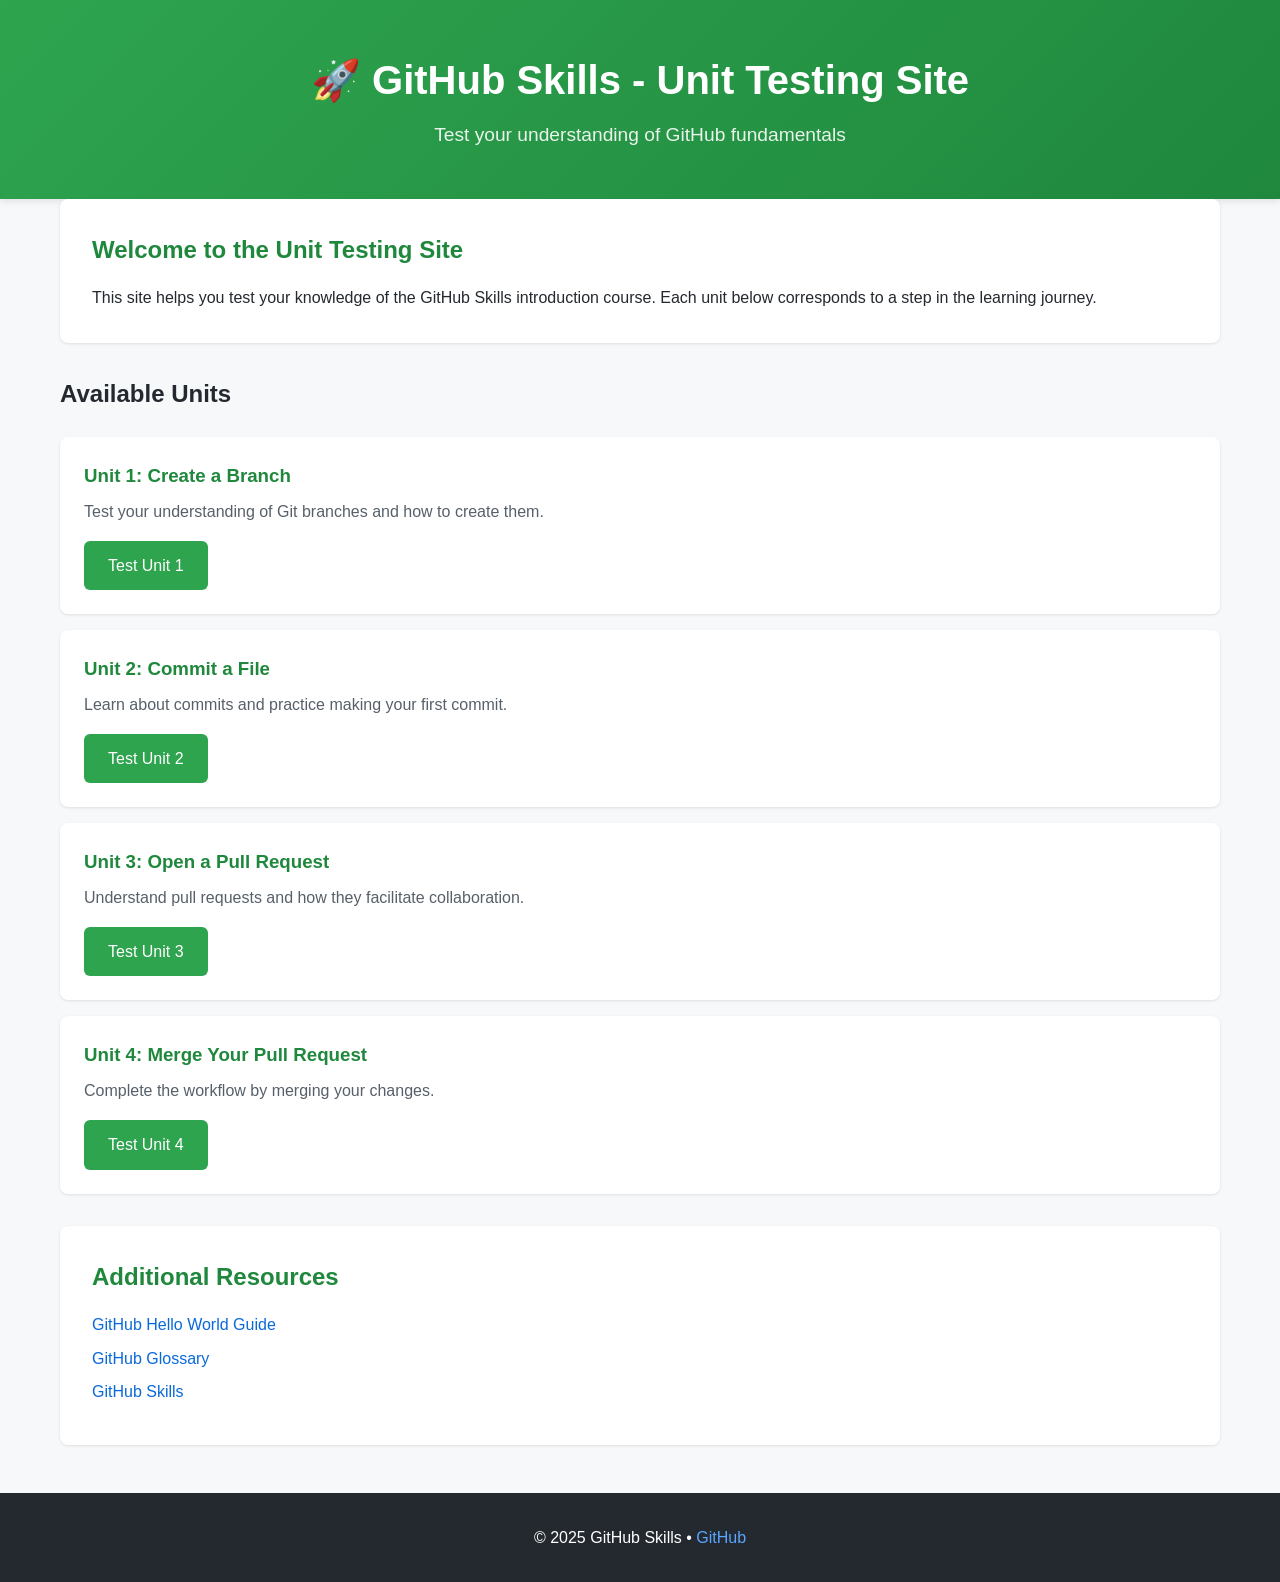
<file: index.html>
<!DOCTYPE html>
<html lang="en">
<head>
    <meta charset="UTF-8">
    <meta name="viewport" content="width=device-width, initial-scale=1.0">
    <title>GitHub Skills - Unit Testing Site</title>
    <link rel="stylesheet" href="styles.css">
</head>
<body>
    <header>
        <div class="container">
            <h1>🚀 GitHub Skills - Unit Testing Site</h1>
            <p>Test your understanding of GitHub fundamentals</p>
        </div>
    </header>

    <main class="container">
        <section class="intro">
            <h2>Welcome to the Unit Testing Site</h2>
            <p>This site helps you test your knowledge of the GitHub Skills introduction course. Each unit below corresponds to a step in the learning journey.</p>
        </section>

        <section class="units">
            <h2>Available Units</h2>
            
            <div class="unit-card">
                <h3>Unit 1: Create a Branch</h3>
                <p>Test your understanding of Git branches and how to create them.</p>
                <a href="units/unit1.html" class="btn">Test Unit 1</a>
            </div>

            <div class="unit-card">
                <h3>Unit 2: Commit a File</h3>
                <p>Learn about commits and practice making your first commit.</p>
                <a href="units/unit2.html" class="btn">Test Unit 2</a>
            </div>

            <div class="unit-card">
                <h3>Unit 3: Open a Pull Request</h3>
                <p>Understand pull requests and how they facilitate collaboration.</p>
                <a href="units/unit3.html" class="btn">Test Unit 3</a>
            </div>

            <div class="unit-card">
                <h3>Unit 4: Merge Your Pull Request</h3>
                <p>Complete the workflow by merging your changes.</p>
                <a href="units/unit4.html" class="btn">Test Unit 4</a>
            </div>
        </section>

        <section class="resources">
            <h2>Additional Resources</h2>
            <ul>
                <li><a href="https://docs.github.com/en/get-started/quickstart/hello-world" target="_blank">GitHub Hello World Guide</a></li>
                <li><a href="https://docs.github.com/en/get-started/quickstart/github-glossary" target="_blank">GitHub Glossary</a></li>
                <li><a href="https://skills.github.com/" target="_blank">GitHub Skills</a></li>
            </ul>
        </section>
    </main>

    <footer>
        <div class="container">
            <p>&copy; 2025 GitHub Skills • <a href="https://github.com">GitHub</a></p>
        </div>
    </footer>

    <script src="script.js"></script>
</body>
</html>
</file>
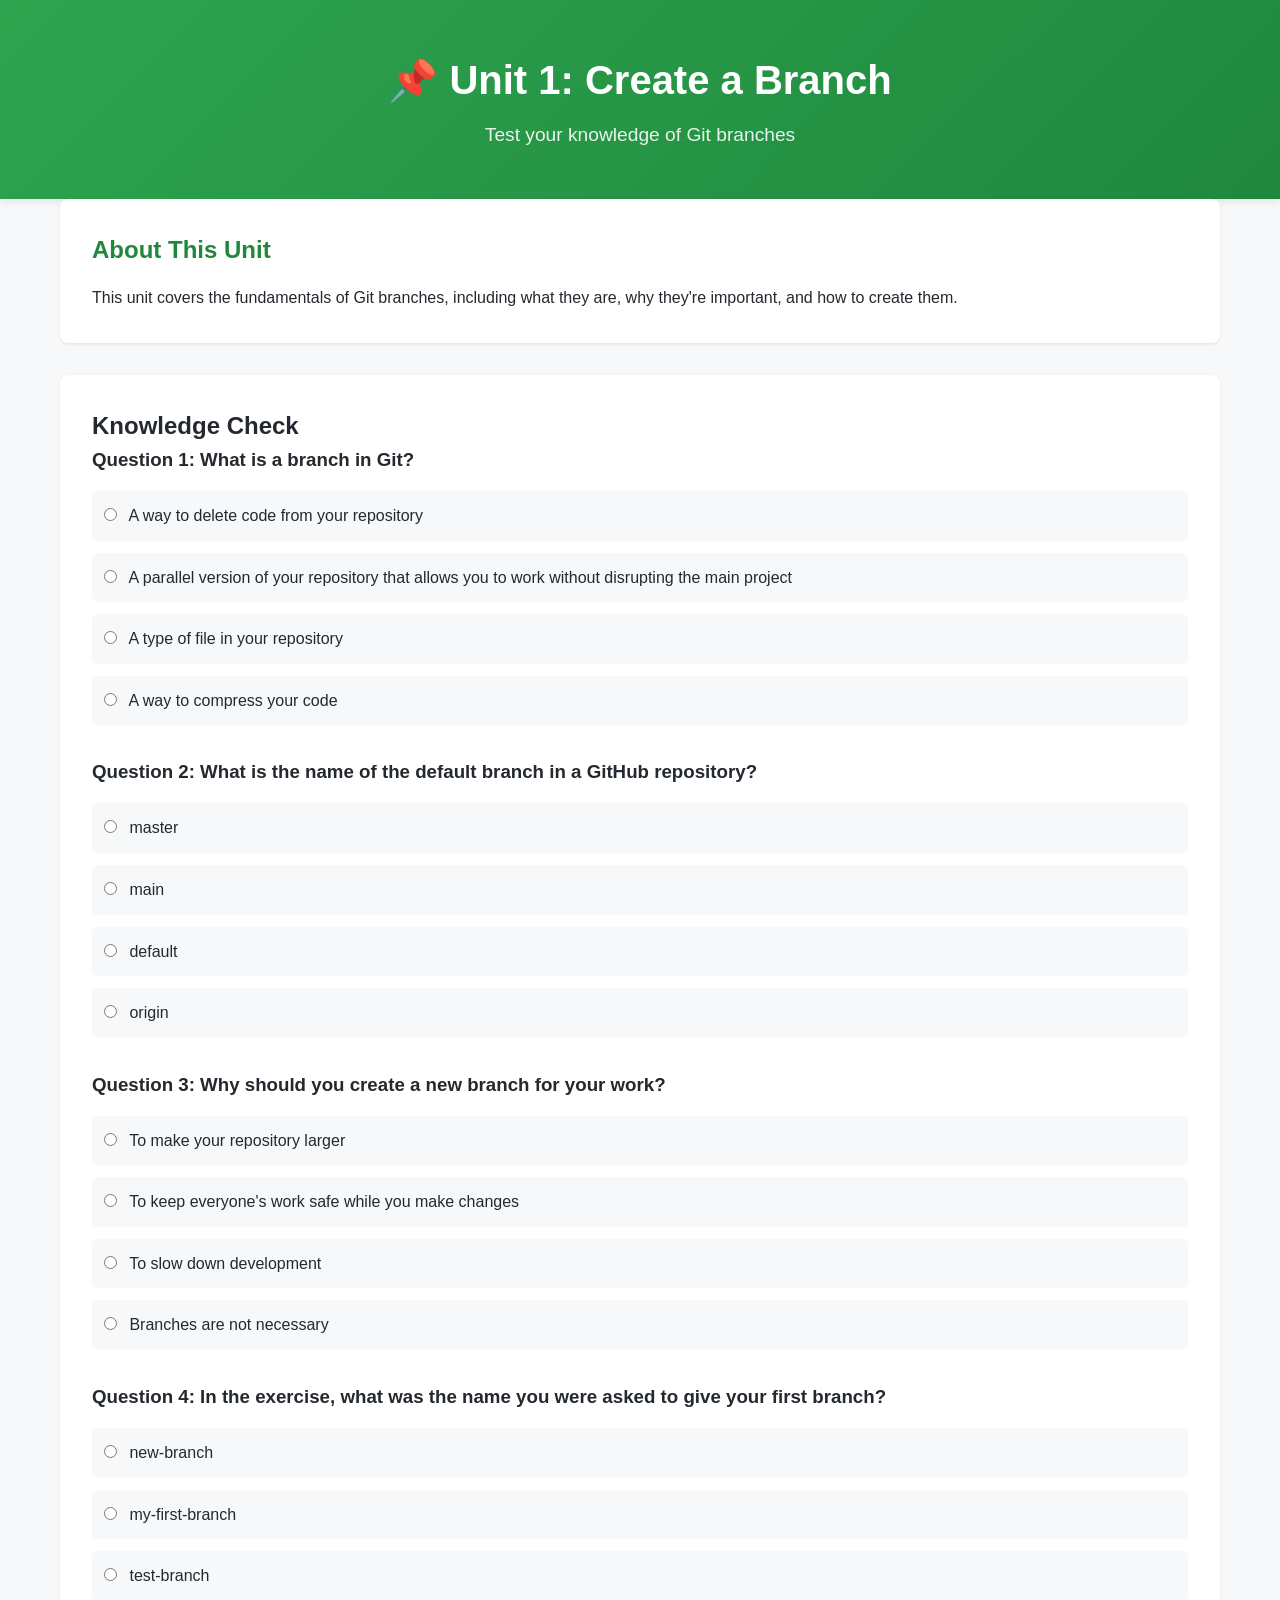
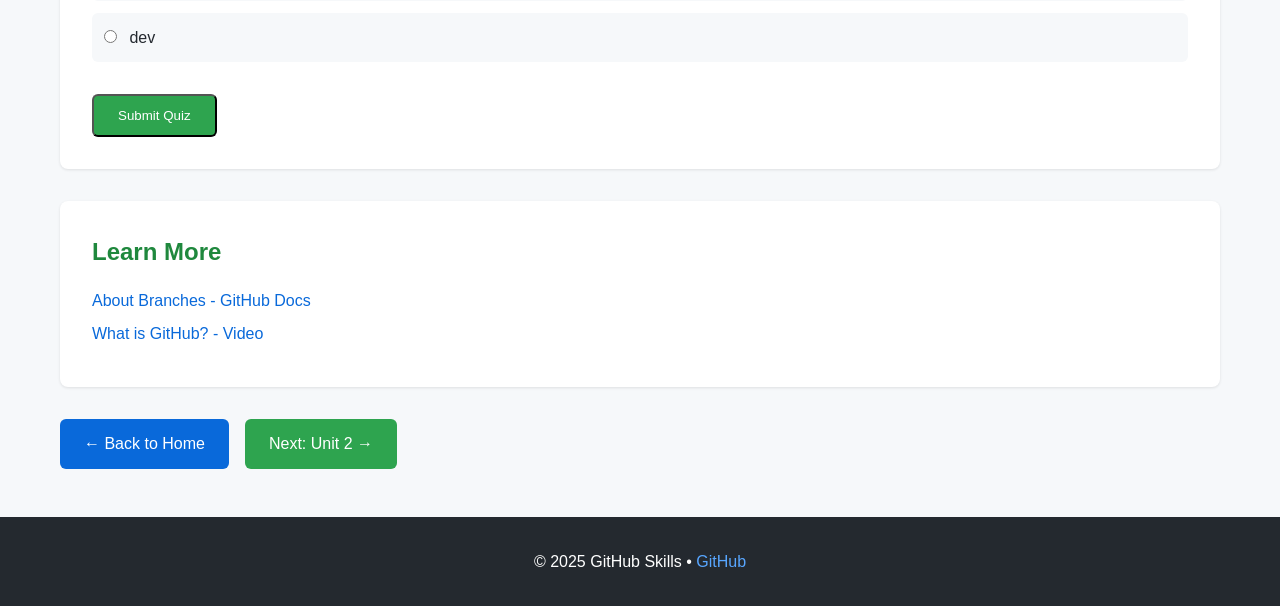
<file: units/unit1.html>
<!DOCTYPE html>
<html lang="en">
<head>
    <meta charset="UTF-8">
    <meta name="viewport" content="width=device-width, initial-scale=1.0">
    <title>Unit 1: Create a Branch - GitHub Skills</title>
    <link rel="stylesheet" href="../styles.css">
</head>
<body>
    <header>
        <div class="container">
            <h1>📌 Unit 1: Create a Branch</h1>
            <p>Test your knowledge of Git branches</p>
        </div>
    </header>

    <main class="container">
        <section class="intro">
            <h2>About This Unit</h2>
            <p>This unit covers the fundamentals of Git branches, including what they are, why they're important, and how to create them.</p>
        </section>

        <section class="quiz-container">
            <h2>Knowledge Check</h2>
            
            <div class="question">
                <h3>Question 1: What is a branch in Git?</h3>
                <ul class="options">
                    <li>
                        <label>
                            <input type="radio" name="q1" value="a">
                            A way to delete code from your repository
                        </label>
                    </li>
                    <li>
                        <label>
                            <input type="radio" name="q1" value="b">
                            A parallel version of your repository that allows you to work without disrupting the main project
                        </label>
                    </li>
                    <li>
                        <label>
                            <input type="radio" name="q1" value="c">
                            A type of file in your repository
                        </label>
                    </li>
                    <li>
                        <label>
                            <input type="radio" name="q1" value="d">
                            A way to compress your code
                        </label>
                    </li>
                </ul>
                <div id="result-q1" class="result"></div>
            </div>

            <div class="question">
                <h3>Question 2: What is the name of the default branch in a GitHub repository?</h3>
                <ul class="options">
                    <li>
                        <label>
                            <input type="radio" name="q2" value="a">
                            master
                        </label>
                    </li>
                    <li>
                        <label>
                            <input type="radio" name="q2" value="b">
                            main
                        </label>
                    </li>
                    <li>
                        <label>
                            <input type="radio" name="q2" value="c">
                            default
                        </label>
                    </li>
                    <li>
                        <label>
                            <input type="radio" name="q2" value="d">
                            origin
                        </label>
                    </li>
                </ul>
                <div id="result-q2" class="result"></div>
            </div>

            <div class="question">
                <h3>Question 3: Why should you create a new branch for your work?</h3>
                <ul class="options">
                    <li>
                        <label>
                            <input type="radio" name="q3" value="a">
                            To make your repository larger
                        </label>
                    </li>
                    <li>
                        <label>
                            <input type="radio" name="q3" value="b">
                            To keep everyone's work safe while you make changes
                        </label>
                    </li>
                    <li>
                        <label>
                            <input type="radio" name="q3" value="c">
                            To slow down development
                        </label>
                    </li>
                    <li>
                        <label>
                            <input type="radio" name="q3" value="d">
                            Branches are not necessary
                        </label>
                    </li>
                </ul>
                <div id="result-q3" class="result"></div>
            </div>

            <div class="question">
                <h3>Question 4: In the exercise, what was the name you were asked to give your first branch?</h3>
                <ul class="options">
                    <li>
                        <label>
                            <input type="radio" name="q4" value="a">
                            new-branch
                        </label>
                    </li>
                    <li>
                        <label>
                            <input type="radio" name="q4" value="b">
                            my-first-branch
                        </label>
                    </li>
                    <li>
                        <label>
                            <input type="radio" name="q4" value="c">
                            test-branch
                        </label>
                    </li>
                    <li>
                        <label>
                            <input type="radio" name="q4" value="d">
                            dev
                        </label>
                    </li>
                </ul>
                <div id="result-q4" class="result"></div>
            </div>

            <!-- Correct answers: Q1=b (parallel version), Q2=b (main), Q3=b (keep work safe), Q4=b (my-first-branch) -->
            <button class="btn" onclick="submitQuiz(1, ['b', 'b', 'b', 'b'])">Submit Quiz</button>
            <div id="quiz-result" class="result"></div>
        </section>

        <section class="resources">
            <h2>Learn More</h2>
            <ul>
                <li><a href="https://docs.github.com/en/pull-requests/collaborating-with-pull-requests/proposing-changes-to-your-work-with-pull-requests/about-branches" target="_blank">About Branches - GitHub Docs</a></li>
                <li><a href="https://www.youtube.com/watch?v=pBy1zgt0XPc" target="_blank">What is GitHub? - Video</a></li>
            </ul>
        </section>

        <div class="nav-buttons">
            <a href="../index.html" class="btn btn-secondary">← Back to Home</a>
            <a href="unit2.html" class="btn">Next: Unit 2 →</a>
        </div>
    </main>

    <footer>
        <div class="container">
            <p>&copy; 2025 GitHub Skills • <a href="https://github.com">GitHub</a></p>
        </div>
    </footer>

    <script src="../script.js"></script>
</body>
</html>
</file>
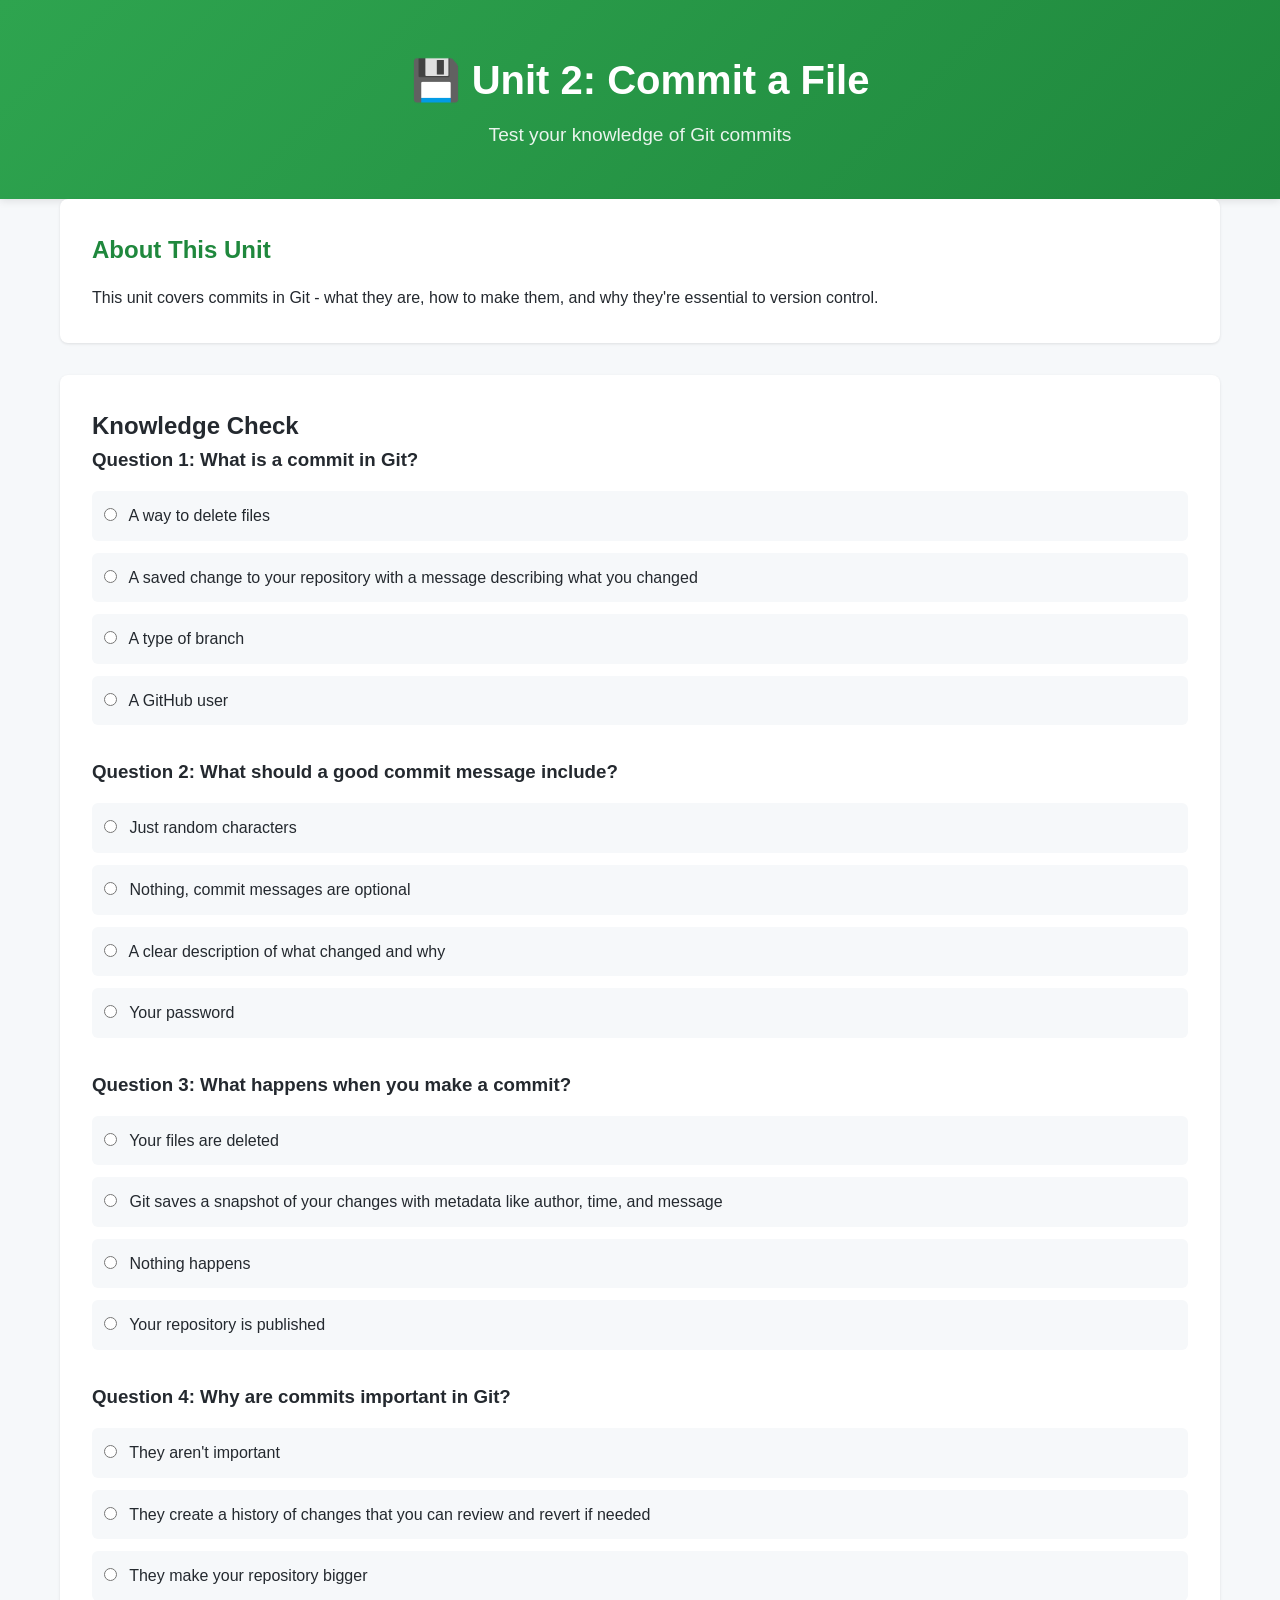
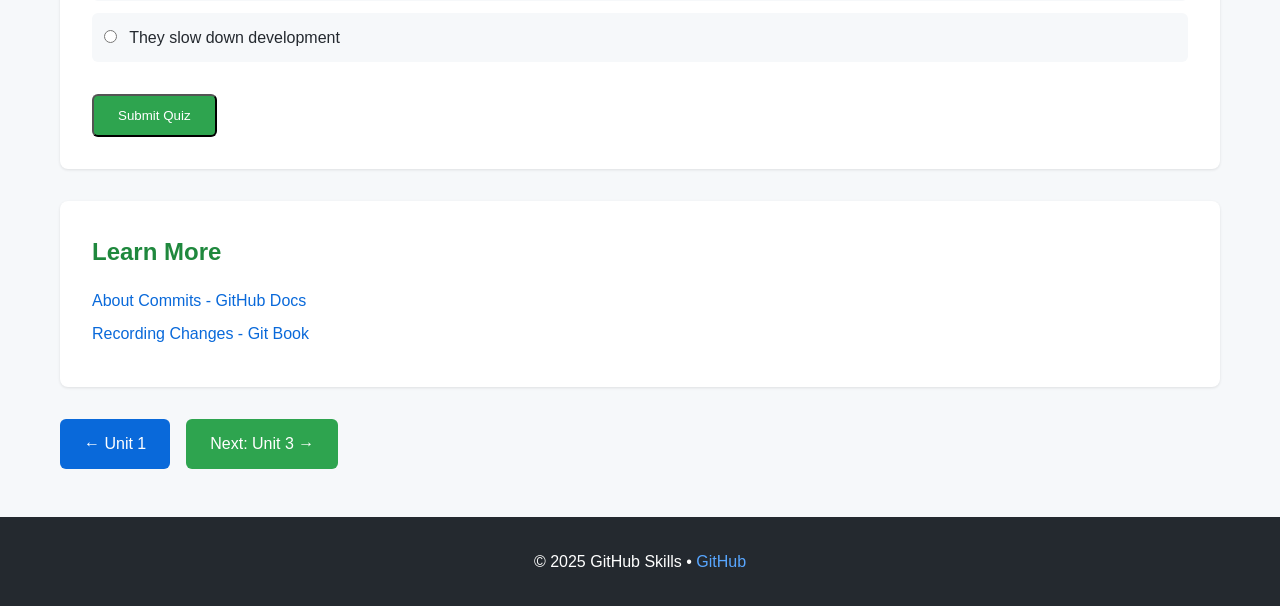
<file: units/unit2.html>
<!DOCTYPE html>
<html lang="en">
<head>
    <meta charset="UTF-8">
    <meta name="viewport" content="width=device-width, initial-scale=1.0">
    <title>Unit 2: Commit a File - GitHub Skills</title>
    <link rel="stylesheet" href="../styles.css">
</head>
<body>
    <header>
        <div class="container">
            <h1>💾 Unit 2: Commit a File</h1>
            <p>Test your knowledge of Git commits</p>
        </div>
    </header>

    <main class="container">
        <section class="intro">
            <h2>About This Unit</h2>
            <p>This unit covers commits in Git - what they are, how to make them, and why they're essential to version control.</p>
        </section>

        <section class="quiz-container">
            <h2>Knowledge Check</h2>
            
            <div class="question">
                <h3>Question 1: What is a commit in Git?</h3>
                <ul class="options">
                    <li>
                        <label>
                            <input type="radio" name="q1" value="a">
                            A way to delete files
                        </label>
                    </li>
                    <li>
                        <label>
                            <input type="radio" name="q1" value="b">
                            A saved change to your repository with a message describing what you changed
                        </label>
                    </li>
                    <li>
                        <label>
                            <input type="radio" name="q1" value="c">
                            A type of branch
                        </label>
                    </li>
                    <li>
                        <label>
                            <input type="radio" name="q1" value="d">
                            A GitHub user
                        </label>
                    </li>
                </ul>
                <div id="result-q1" class="result"></div>
            </div>

            <div class="question">
                <h3>Question 2: What should a good commit message include?</h3>
                <ul class="options">
                    <li>
                        <label>
                            <input type="radio" name="q2" value="a">
                            Just random characters
                        </label>
                    </li>
                    <li>
                        <label>
                            <input type="radio" name="q2" value="b">
                            Nothing, commit messages are optional
                        </label>
                    </li>
                    <li>
                        <label>
                            <input type="radio" name="q2" value="c">
                            A clear description of what changed and why
                        </label>
                    </li>
                    <li>
                        <label>
                            <input type="radio" name="q2" value="d">
                            Your password
                        </label>
                    </li>
                </ul>
                <div id="result-q2" class="result"></div>
            </div>

            <div class="question">
                <h3>Question 3: What happens when you make a commit?</h3>
                <ul class="options">
                    <li>
                        <label>
                            <input type="radio" name="q3" value="a">
                            Your files are deleted
                        </label>
                    </li>
                    <li>
                        <label>
                            <input type="radio" name="q3" value="b">
                            Git saves a snapshot of your changes with metadata like author, time, and message
                        </label>
                    </li>
                    <li>
                        <label>
                            <input type="radio" name="q3" value="c">
                            Nothing happens
                        </label>
                    </li>
                    <li>
                        <label>
                            <input type="radio" name="q3" value="d">
                            Your repository is published
                        </label>
                    </li>
                </ul>
                <div id="result-q3" class="result"></div>
            </div>

            <div class="question">
                <h3>Question 4: Why are commits important in Git?</h3>
                <ul class="options">
                    <li>
                        <label>
                            <input type="radio" name="q4" value="a">
                            They aren't important
                        </label>
                    </li>
                    <li>
                        <label>
                            <input type="radio" name="q4" value="b">
                            They create a history of changes that you can review and revert if needed
                        </label>
                    </li>
                    <li>
                        <label>
                            <input type="radio" name="q4" value="c">
                            They make your repository bigger
                        </label>
                    </li>
                    <li>
                        <label>
                            <input type="radio" name="q4" value="d">
                            They slow down development
                        </label>
                    </li>
                </ul>
                <div id="result-q4" class="result"></div>
            </div>

            <!-- Correct answers: Q1=b (saved change), Q2=c (clear description), Q3=b (saves snapshot), Q4=b (history of changes) -->
            <button class="btn" onclick="submitQuiz(2, ['b', 'c', 'b', 'b'])">Submit Quiz</button>
            <div id="quiz-result" class="result"></div>
        </section>

        <section class="resources">
            <h2>Learn More</h2>
            <ul>
                <li><a href="https://docs.github.com/en/pull-requests/committing-changes-to-your-project/creating-and-editing-commits/about-commits" target="_blank">About Commits - GitHub Docs</a></li>
                <li><a href="https://git-scm.com/book/en/v2/Git-Basics-Recording-Changes-to-the-Repository" target="_blank">Recording Changes - Git Book</a></li>
            </ul>
        </section>

        <div class="nav-buttons">
            <a href="unit1.html" class="btn btn-secondary">← Unit 1</a>
            <a href="unit3.html" class="btn">Next: Unit 3 →</a>
        </div>
    </main>

    <footer>
        <div class="container">
            <p>&copy; 2025 GitHub Skills • <a href="https://github.com">GitHub</a></p>
        </div>
    </footer>

    <script src="../script.js"></script>
</body>
</html>
</file>
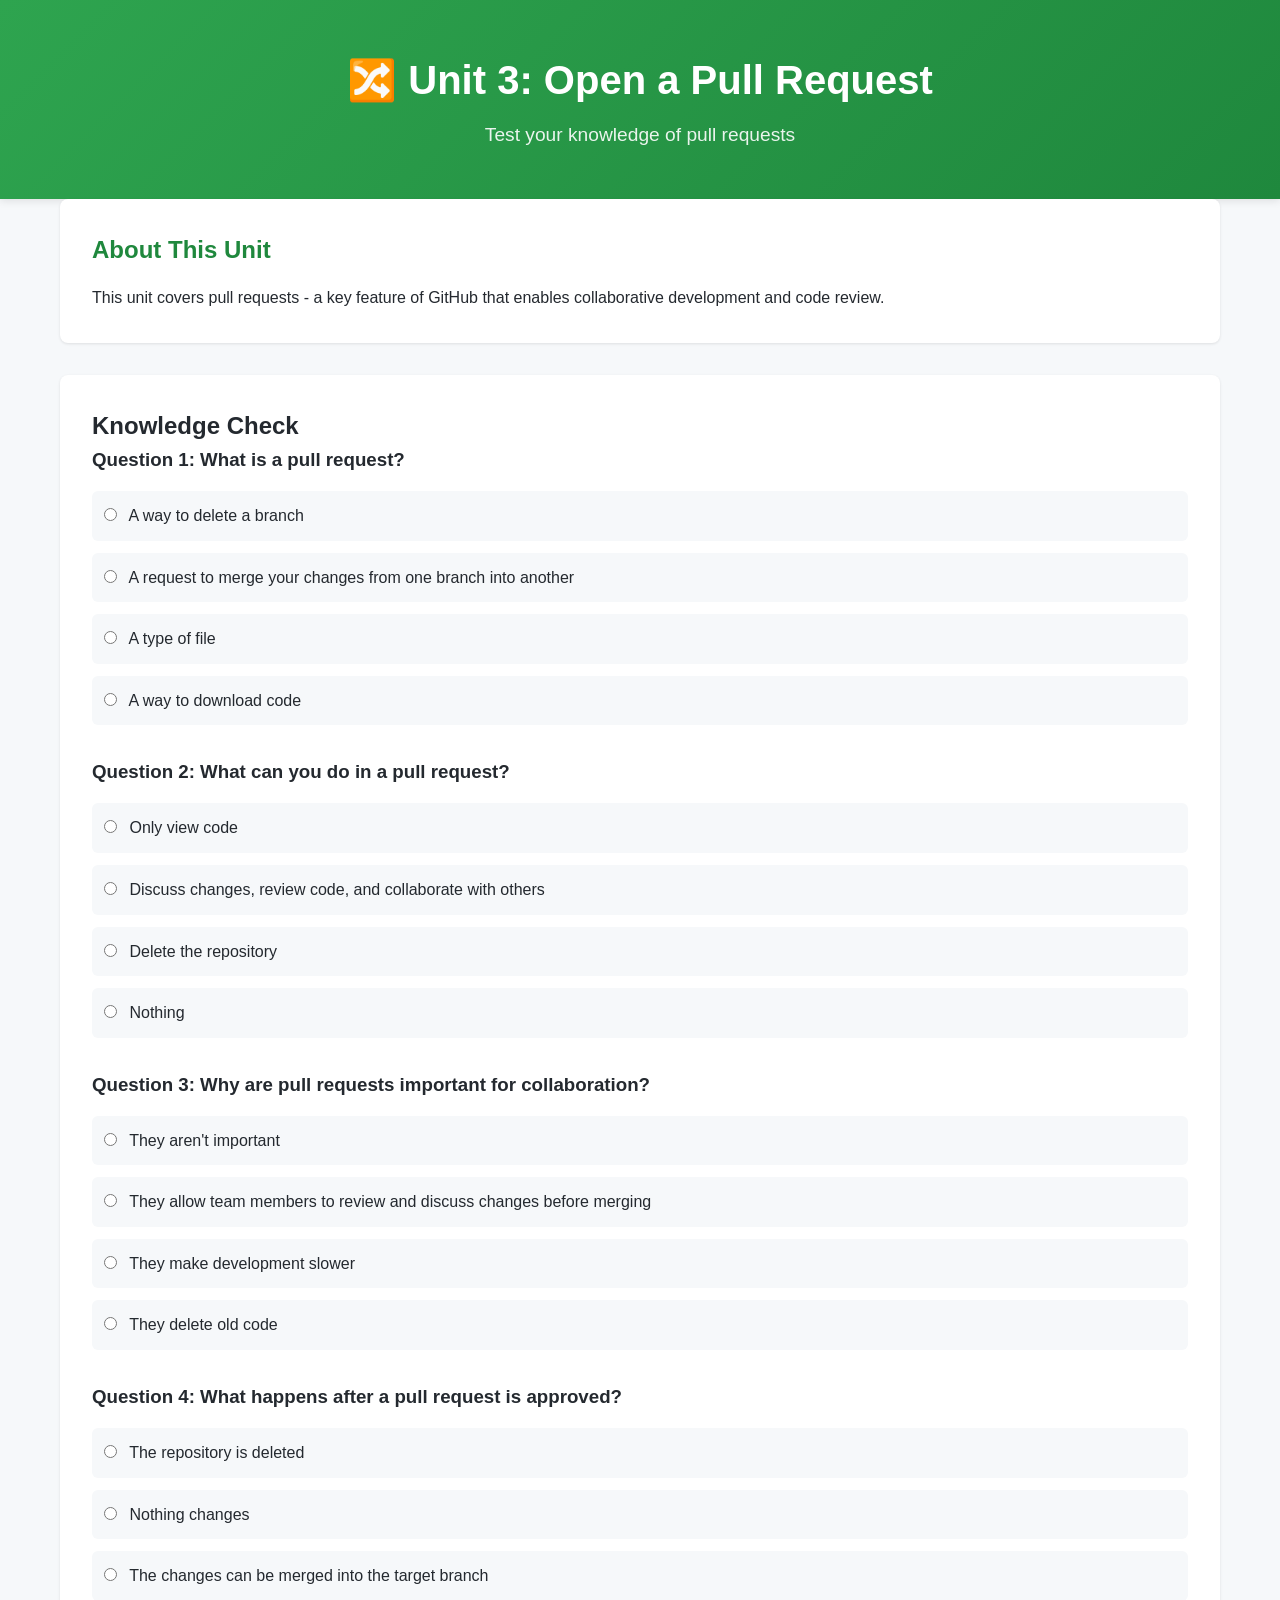
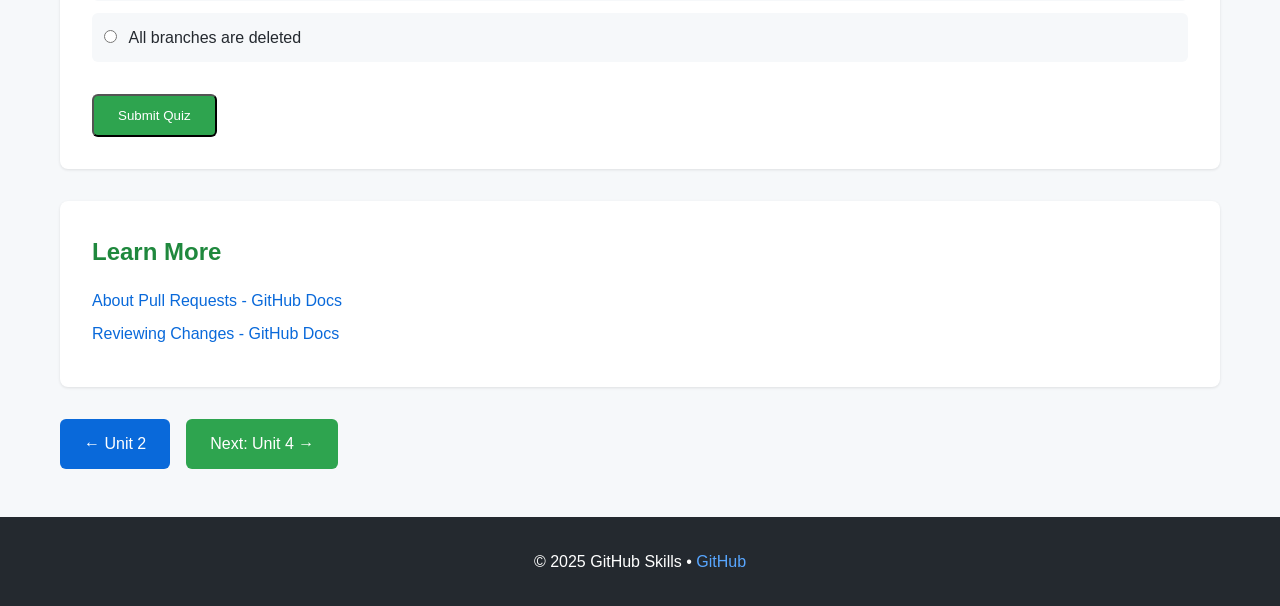
<file: units/unit3.html>
<!DOCTYPE html>
<html lang="en">
<head>
    <meta charset="UTF-8">
    <meta name="viewport" content="width=device-width, initial-scale=1.0">
    <title>Unit 3: Open a Pull Request - GitHub Skills</title>
    <link rel="stylesheet" href="../styles.css">
</head>
<body>
    <header>
        <div class="container">
            <h1>🔀 Unit 3: Open a Pull Request</h1>
            <p>Test your knowledge of pull requests</p>
        </div>
    </header>

    <main class="container">
        <section class="intro">
            <h2>About This Unit</h2>
            <p>This unit covers pull requests - a key feature of GitHub that enables collaborative development and code review.</p>
        </section>

        <section class="quiz-container">
            <h2>Knowledge Check</h2>
            
            <div class="question">
                <h3>Question 1: What is a pull request?</h3>
                <ul class="options">
                    <li>
                        <label>
                            <input type="radio" name="q1" value="a">
                            A way to delete a branch
                        </label>
                    </li>
                    <li>
                        <label>
                            <input type="radio" name="q1" value="b">
                            A request to merge your changes from one branch into another
                        </label>
                    </li>
                    <li>
                        <label>
                            <input type="radio" name="q1" value="c">
                            A type of file
                        </label>
                    </li>
                    <li>
                        <label>
                            <input type="radio" name="q1" value="d">
                            A way to download code
                        </label>
                    </li>
                </ul>
                <div id="result-q1" class="result"></div>
            </div>

            <div class="question">
                <h3>Question 2: What can you do in a pull request?</h3>
                <ul class="options">
                    <li>
                        <label>
                            <input type="radio" name="q2" value="a">
                            Only view code
                        </label>
                    </li>
                    <li>
                        <label>
                            <input type="radio" name="q2" value="b">
                            Discuss changes, review code, and collaborate with others
                        </label>
                    </li>
                    <li>
                        <label>
                            <input type="radio" name="q2" value="c">
                            Delete the repository
                        </label>
                    </li>
                    <li>
                        <label>
                            <input type="radio" name="q2" value="d">
                            Nothing
                        </label>
                    </li>
                </ul>
                <div id="result-q2" class="result"></div>
            </div>

            <div class="question">
                <h3>Question 3: Why are pull requests important for collaboration?</h3>
                <ul class="options">
                    <li>
                        <label>
                            <input type="radio" name="q3" value="a">
                            They aren't important
                        </label>
                    </li>
                    <li>
                        <label>
                            <input type="radio" name="q3" value="b">
                            They allow team members to review and discuss changes before merging
                        </label>
                    </li>
                    <li>
                        <label>
                            <input type="radio" name="q3" value="c">
                            They make development slower
                        </label>
                    </li>
                    <li>
                        <label>
                            <input type="radio" name="q3" value="d">
                            They delete old code
                        </label>
                    </li>
                </ul>
                <div id="result-q3" class="result"></div>
            </div>

            <div class="question">
                <h3>Question 4: What happens after a pull request is approved?</h3>
                <ul class="options">
                    <li>
                        <label>
                            <input type="radio" name="q4" value="a">
                            The repository is deleted
                        </label>
                    </li>
                    <li>
                        <label>
                            <input type="radio" name="q4" value="b">
                            Nothing changes
                        </label>
                    </li>
                    <li>
                        <label>
                            <input type="radio" name="q4" value="c">
                            The changes can be merged into the target branch
                        </label>
                    </li>
                    <li>
                        <label>
                            <input type="radio" name="q4" value="d">
                            All branches are deleted
                        </label>
                    </li>
                </ul>
                <div id="result-q4" class="result"></div>
            </div>

            <!-- Correct answers: Q1=b (request to merge), Q2=b (discuss/review), Q3=b (review before merging), Q4=c (can be merged) -->
            <button class="btn" onclick="submitQuiz(3, ['b', 'b', 'b', 'c'])">Submit Quiz</button>
            <div id="quiz-result" class="result"></div>
        </section>

        <section class="resources">
            <h2>Learn More</h2>
            <ul>
                <li><a href="https://docs.github.com/en/pull-requests/collaborating-with-pull-requests/proposing-changes-to-your-work-with-pull-requests/about-pull-requests" target="_blank">About Pull Requests - GitHub Docs</a></li>
                <li><a href="https://docs.github.com/en/pull-requests/collaborating-with-pull-requests/reviewing-changes-in-pull-requests" target="_blank">Reviewing Changes - GitHub Docs</a></li>
            </ul>
        </section>

        <div class="nav-buttons">
            <a href="unit2.html" class="btn btn-secondary">← Unit 2</a>
            <a href="unit4.html" class="btn">Next: Unit 4 →</a>
        </div>
    </main>

    <footer>
        <div class="container">
            <p>&copy; 2025 GitHub Skills • <a href="https://github.com">GitHub</a></p>
        </div>
    </footer>

    <script src="../script.js"></script>
</body>
</html>
</file>
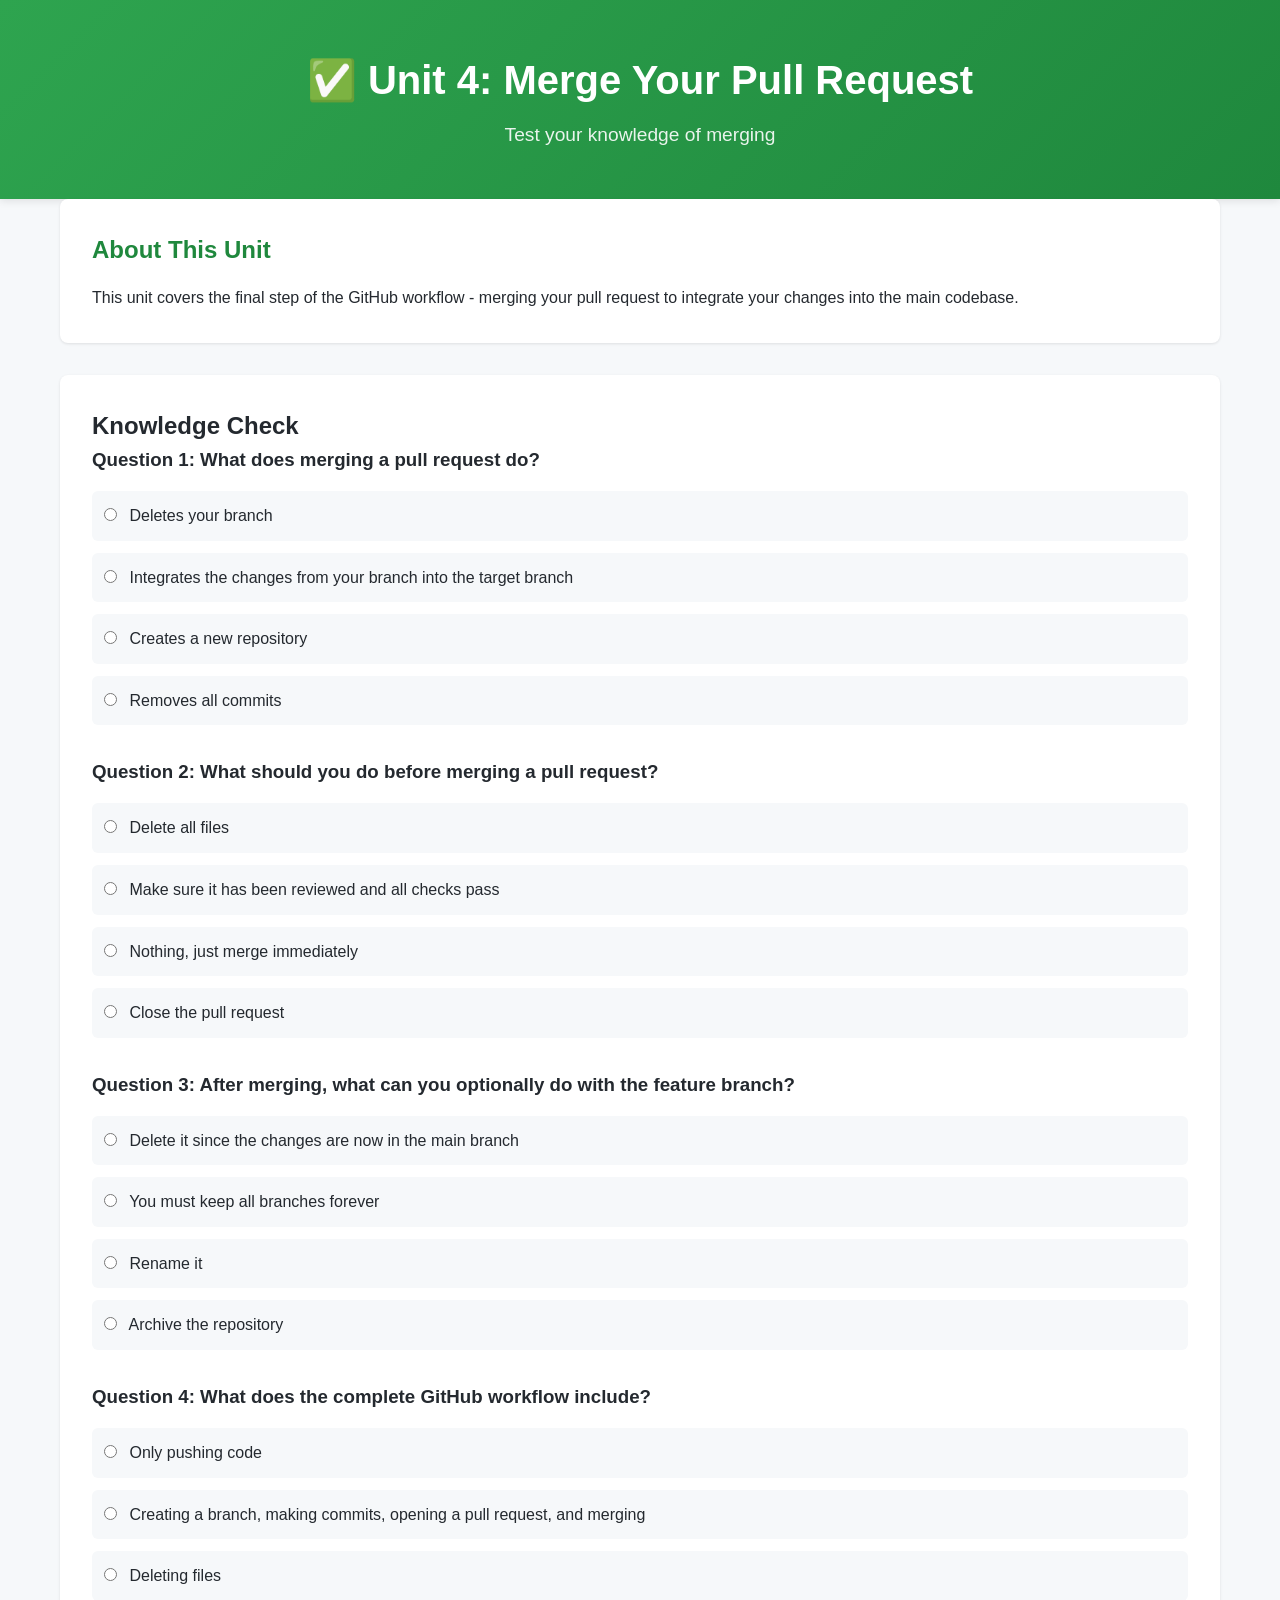
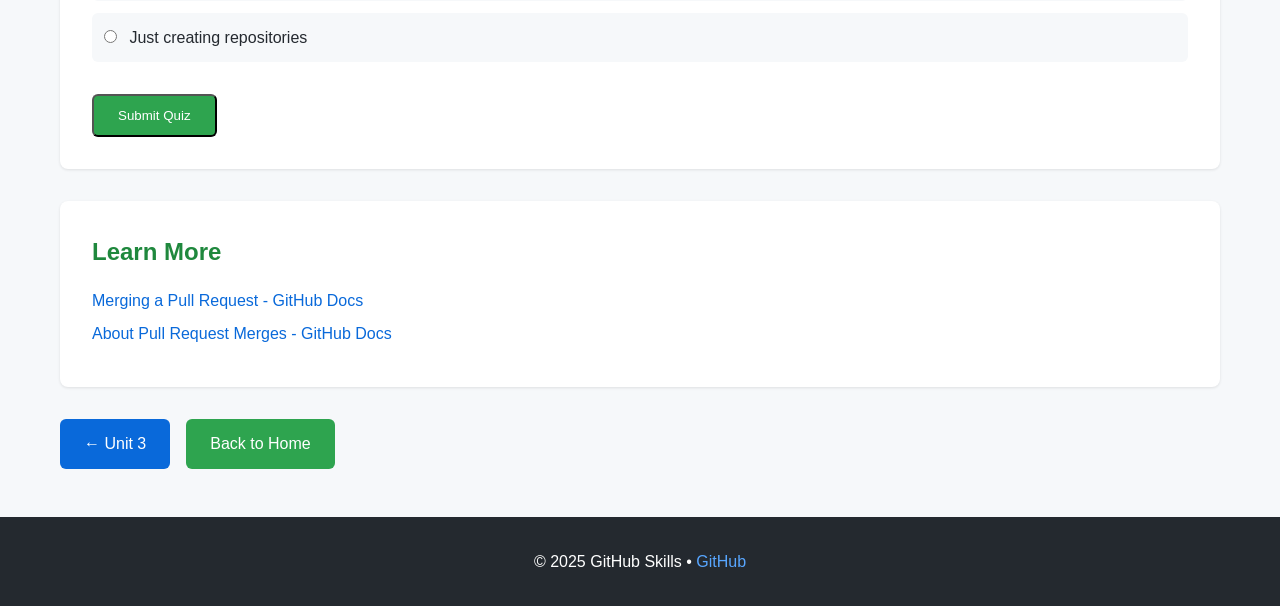
<file: units/unit4.html>
<!DOCTYPE html>
<html lang="en">
<head>
    <meta charset="UTF-8">
    <meta name="viewport" content="width=device-width, initial-scale=1.0">
    <title>Unit 4: Merge Your Pull Request - GitHub Skills</title>
    <link rel="stylesheet" href="../styles.css">
</head>
<body>
    <header>
        <div class="container">
            <h1>✅ Unit 4: Merge Your Pull Request</h1>
            <p>Test your knowledge of merging</p>
        </div>
    </header>

    <main class="container">
        <section class="intro">
            <h2>About This Unit</h2>
            <p>This unit covers the final step of the GitHub workflow - merging your pull request to integrate your changes into the main codebase.</p>
        </section>

        <section class="quiz-container">
            <h2>Knowledge Check</h2>
            
            <div class="question">
                <h3>Question 1: What does merging a pull request do?</h3>
                <ul class="options">
                    <li>
                        <label>
                            <input type="radio" name="q1" value="a">
                            Deletes your branch
                        </label>
                    </li>
                    <li>
                        <label>
                            <input type="radio" name="q1" value="b">
                            Integrates the changes from your branch into the target branch
                        </label>
                    </li>
                    <li>
                        <label>
                            <input type="radio" name="q1" value="c">
                            Creates a new repository
                        </label>
                    </li>
                    <li>
                        <label>
                            <input type="radio" name="q1" value="d">
                            Removes all commits
                        </label>
                    </li>
                </ul>
                <div id="result-q1" class="result"></div>
            </div>

            <div class="question">
                <h3>Question 2: What should you do before merging a pull request?</h3>
                <ul class="options">
                    <li>
                        <label>
                            <input type="radio" name="q2" value="a">
                            Delete all files
                        </label>
                    </li>
                    <li>
                        <label>
                            <input type="radio" name="q2" value="b">
                            Make sure it has been reviewed and all checks pass
                        </label>
                    </li>
                    <li>
                        <label>
                            <input type="radio" name="q2" value="c">
                            Nothing, just merge immediately
                        </label>
                    </li>
                    <li>
                        <label>
                            <input type="radio" name="q2" value="d">
                            Close the pull request
                        </label>
                    </li>
                </ul>
                <div id="result-q2" class="result"></div>
            </div>

            <div class="question">
                <h3>Question 3: After merging, what can you optionally do with the feature branch?</h3>
                <ul class="options">
                    <li>
                        <label>
                            <input type="radio" name="q3" value="a">
                            Delete it since the changes are now in the main branch
                        </label>
                    </li>
                    <li>
                        <label>
                            <input type="radio" name="q3" value="b">
                            You must keep all branches forever
                        </label>
                    </li>
                    <li>
                        <label>
                            <input type="radio" name="q3" value="c">
                            Rename it
                        </label>
                    </li>
                    <li>
                        <label>
                            <input type="radio" name="q3" value="d">
                            Archive the repository
                        </label>
                    </li>
                </ul>
                <div id="result-q3" class="result"></div>
            </div>

            <div class="question">
                <h3>Question 4: What does the complete GitHub workflow include?</h3>
                <ul class="options">
                    <li>
                        <label>
                            <input type="radio" name="q4" value="a">
                            Only pushing code
                        </label>
                    </li>
                    <li>
                        <label>
                            <input type="radio" name="q4" value="b">
                            Creating a branch, making commits, opening a pull request, and merging
                        </label>
                    </li>
                    <li>
                        <label>
                            <input type="radio" name="q4" value="c">
                            Deleting files
                        </label>
                    </li>
                    <li>
                        <label>
                            <input type="radio" name="q4" value="d">
                            Just creating repositories
                        </label>
                    </li>
                </ul>
                <div id="result-q4" class="result"></div>
            </div>

            <!-- Correct answers: Q1=b (integrates changes), Q2=b (review and checks), Q3=a (delete branch), Q4=b (complete workflow) -->
            <button class="btn" onclick="submitQuiz(4, ['b', 'b', 'a', 'b'])">Submit Quiz</button>
            <div id="quiz-result" class="result"></div>
        </section>

        <section class="resources">
            <h2>Learn More</h2>
            <ul>
                <li><a href="https://docs.github.com/en/pull-requests/collaborating-with-pull-requests/incorporating-changes-from-a-pull-request/merging-a-pull-request" target="_blank">Merging a Pull Request - GitHub Docs</a></li>
                <li><a href="https://docs.github.com/en/pull-requests/collaborating-with-pull-requests/incorporating-changes-from-a-pull-request/about-pull-request-merges" target="_blank">About Pull Request Merges - GitHub Docs</a></li>
            </ul>
        </section>

        <div class="nav-buttons">
            <a href="unit3.html" class="btn btn-secondary">← Unit 3</a>
            <a href="../index.html" class="btn">Back to Home</a>
        </div>
    </main>

    <footer>
        <div class="container">
            <p>&copy; 2025 GitHub Skills • <a href="https://github.com">GitHub</a></p>
        </div>
    </footer>

    <script src="../script.js"></script>
</body>
</html>
</file>
<file: styles.css>
/* Reset and Base Styles */
* {
    margin: 0;
    padding: 0;
    box-sizing: border-box;
}

body {
    font-family: -apple-system, BlinkMacSystemFont, 'Segoe UI', Helvetica, Arial, sans-serif;
    line-height: 1.6;
    color: #24292f;
    background-color: #f6f8fa;
}

.container {
    max-width: 1200px;
    margin: 0 auto;
    padding: 0 20px;
}

/* Header */
header {
    background: linear-gradient(135deg, #2ea44f 0%, #1f883d 100%);
    color: white;
    padding: 3rem 0;
    text-align: center;
    box-shadow: 0 2px 8px rgba(0, 0, 0, 0.1);
}

header h1 {
    font-size: 2.5rem;
    margin-bottom: 0.5rem;
}

header p {
    font-size: 1.2rem;
    opacity: 0.9;
}

/* Main Content */
main {
    padding: 3rem 0;
}

.intro {
    background: white;
    padding: 2rem;
    border-radius: 8px;
    margin-bottom: 2rem;
    box-shadow: 0 1px 3px rgba(0, 0, 0, 0.1);
}

.intro h2 {
    color: #1f883d;
    margin-bottom: 1rem;
}

/* Units Section */
.units {
    margin-bottom: 2rem;
}

.units h2 {
    margin-bottom: 1.5rem;
    color: #24292f;
}

.unit-card {
    background: white;
    padding: 1.5rem;
    margin-bottom: 1rem;
    border-radius: 8px;
    box-shadow: 0 1px 3px rgba(0, 0, 0, 0.1);
    transition: transform 0.2s, box-shadow 0.2s;
}

.unit-card:hover {
    transform: translateY(-2px);
    box-shadow: 0 4px 12px rgba(0, 0, 0, 0.15);
}

.unit-card h3 {
    color: #1f883d;
    margin-bottom: 0.5rem;
}

.unit-card p {
    margin-bottom: 1rem;
    color: #57606a;
}

/* Buttons */
.btn {
    display: inline-block;
    padding: 0.75rem 1.5rem;
    background-color: #2ea44f;
    color: white;
    text-decoration: none;
    border-radius: 6px;
    font-weight: 500;
    transition: background-color 0.2s;
}

.btn:hover {
    background-color: #1f883d;
}

.btn-secondary {
    background-color: #0969da;
}

.btn-secondary:hover {
    background-color: #0550ae;
}

/* Resources Section */
.resources {
    background: white;
    padding: 2rem;
    border-radius: 8px;
    box-shadow: 0 1px 3px rgba(0, 0, 0, 0.1);
}

.resources h2 {
    color: #1f883d;
    margin-bottom: 1rem;
}

.resources ul {
    list-style: none;
}

.resources li {
    margin-bottom: 0.5rem;
}

.resources a {
    color: #0969da;
    text-decoration: none;
}

.resources a:hover {
    text-decoration: underline;
}

/* Footer */
footer {
    background-color: #24292f;
    color: white;
    text-align: center;
    padding: 2rem 0;
    margin-top: 3rem;
}

footer a {
    color: #58a6ff;
    text-decoration: none;
}

footer a:hover {
    text-decoration: underline;
}

/* Quiz Styles for Unit Pages */
.quiz-container {
    background: white;
    padding: 2rem;
    border-radius: 8px;
    margin-bottom: 2rem;
    box-shadow: 0 1px 3px rgba(0, 0, 0, 0.1);
}

.question {
    margin-bottom: 2rem;
}

.question h3 {
    color: #24292f;
    margin-bottom: 1rem;
}

.options {
    list-style: none;
}

.options li {
    margin-bottom: 0.75rem;
}

.options label {
    display: block;
    padding: 0.75rem;
    background: #f6f8fa;
    border-radius: 6px;
    cursor: pointer;
    transition: background-color 0.2s;
}

.options label:hover {
    background: #eaeef2;
}

.options input[type="radio"] {
    margin-right: 0.5rem;
}

.result {
    padding: 1rem;
    border-radius: 6px;
    margin-top: 1rem;
    display: none;
}

.result.success {
    background-color: #d1f4e0;
    color: #0f5323;
    border: 1px solid #34d058;
}

.result.error {
    background-color: #ffd8d3;
    color: #86181d;
    border: 1px solid #f85149;
}

.nav-buttons {
    margin-top: 2rem;
    display: flex;
    gap: 1rem;
}

@media (max-width: 768px) {
    header h1 {
        font-size: 2rem;
    }
    
    .nav-buttons {
        flex-direction: column;
    }
}
</file>
